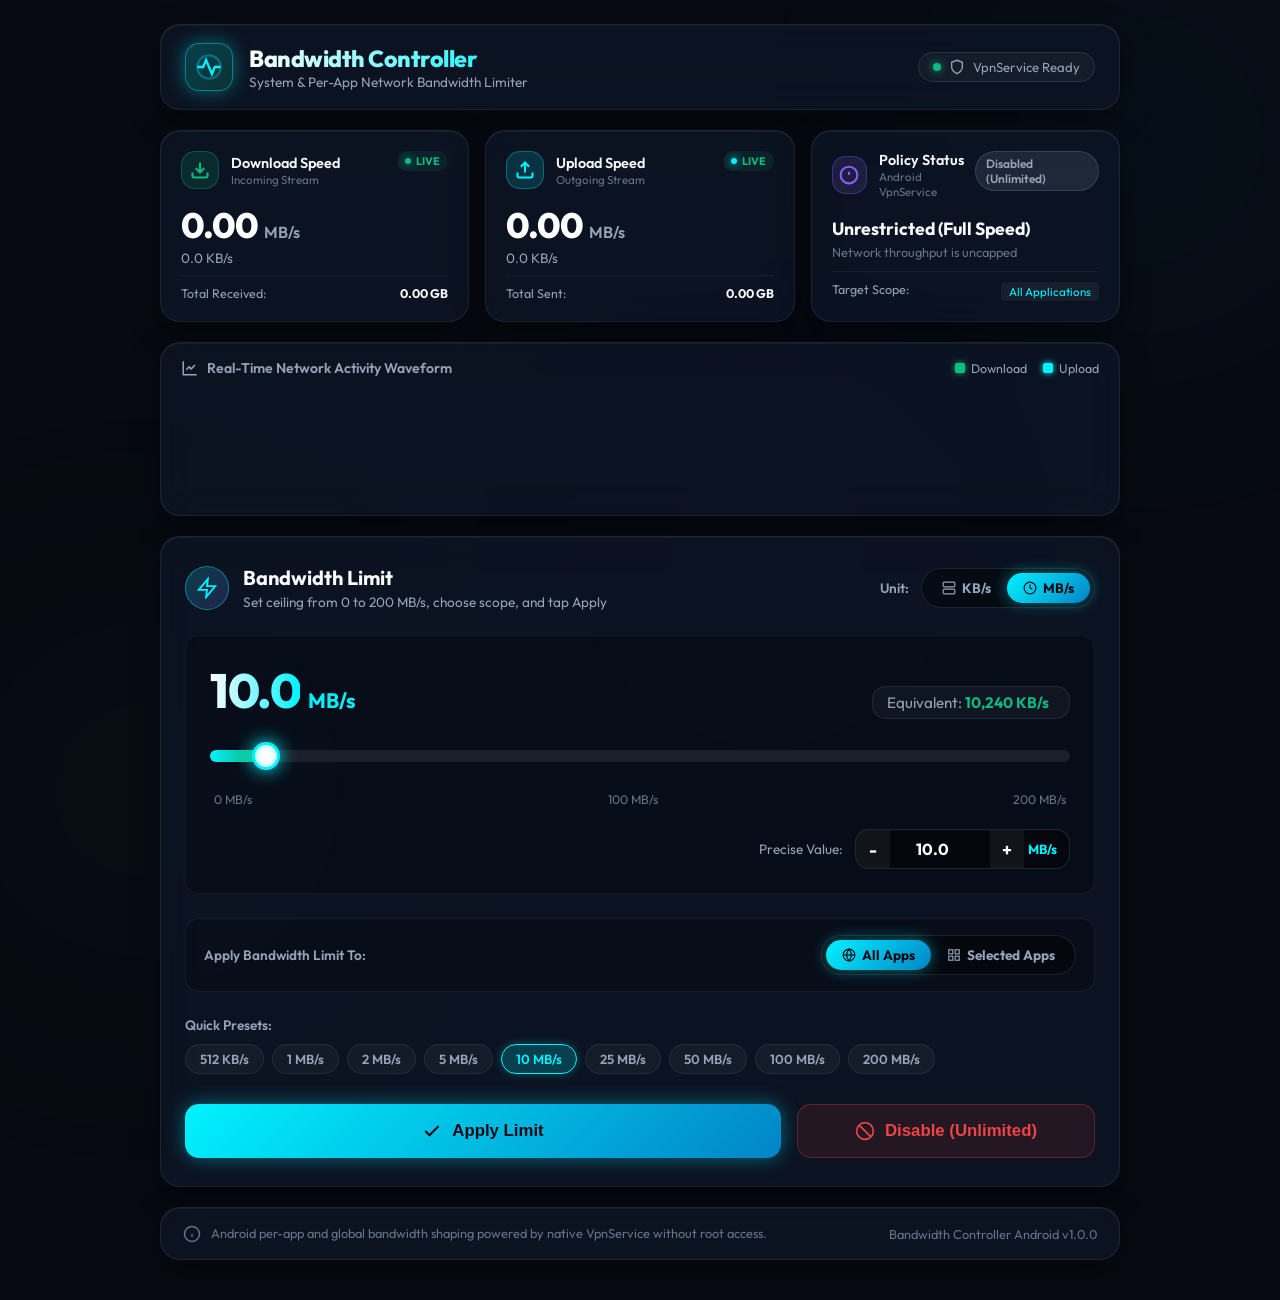
<file: android/app/src/main/assets/index.html>
<!DOCTYPE html>
<html lang="en" dir="ltr">
<head>
    <meta charset="UTF-8">
    <meta name="viewport" content="width=device-width, initial-scale=1.0, maximum-scale=1.0, user-scalable=no">
    <title>Bandwidth Controller | Android Network Limiter</title>
    <link rel="stylesheet" href="style.css">
    <link rel="preconnect" href="https://fonts.googleapis.com">
    <link rel="preconnect" href="https://fonts.gstatic.com" crossorigin>
    <link href="https://fonts.googleapis.com/css2?family=Outfit:wght@300;400;500;600;700;800&family=Space+Grotesk:wght@400;500;600;700&display=swap" rel="stylesheet">
</head>
<body>
    <div class="bg-glow bg-glow-1"></div>
    <div class="bg-glow bg-glow-2"></div>
    <div class="bg-glow bg-glow-3"></div>

    <div class="app-container">
        <!-- Header -->
        <header class="app-header glass-card">
            <div class="header-brand">
                <div class="logo-box">
                    <svg class="network-pulse-icon" viewBox="0 0 24 24" fill="none" stroke="currentColor" stroke-width="2">
                        <circle cx="12" cy="12" r="10" stroke-opacity="0.3"></circle>
                        <path d="M2 12h5l2.5-6 5 12 2.5-6h5"></path>
                    </svg>
                </div>
                <div class="brand-text">
                    <h1 class="brand-title">Bandwidth Controller</h1>
                    <p class="brand-subtitle">System & Per-App Network Bandwidth Limiter</p>
                </div>
            </div>

            <div class="header-actions">
                <div class="badge-status" id="admin-badge">
                    <span class="status-dot dot-green" id="admin-dot"></span>
                    <svg class="badge-icon" viewBox="0 0 24 24" fill="none" stroke="currentColor" stroke-width="2">
                        <path d="M12 22s8-4 8-10V5l-8-3-8 3v7c0 6 8 10 8 10z"></path>
                    </svg>
                    <span id="admin-text">VpnService Ready</span>
                </div>
            </div>
        </header>

        <!-- Live Telemetry Section -->
        <section class="telemetry-grid">
            <div class="metric-card glass-card">
                <div class="metric-header">
                    <div class="metric-title-group">
                        <span class="metric-icon-wrap download-icon-wrap">
                            <svg viewBox="0 0 24 24" fill="none" stroke="currentColor" stroke-width="2.5">
                                <path d="M21 15v4a2 2 0 0 1-2 2H5a2 2 0 0 1-2-2v-4"></path>
                                <polyline points="7 10 12 15 17 10"></polyline>
                                <line x1="12" y1="15" x2="12" y2="3"></line>
                            </svg>
                        </span>
                        <div>
                            <span class="metric-label">Download Speed</span>
                            <span class="metric-sub-label">Incoming Stream</span>
                        </div>
                    </div>
                    <span class="live-pill"><span class="pulse-ring"></span>LIVE</span>
                </div>
                <div class="metric-body">
                    <div class="metric-value-row">
                        <span class="metric-number" id="cur-download-mb">0.00</span>
                        <span class="metric-unit">MB/s</span>
                    </div>
                    <div class="metric-alt-value">
                        <span id="cur-download-kb">0.0</span> KB/s
                    </div>
                </div>
                <div class="metric-footer">
                    <span>Total Received:</span>
                    <strong id="total-download-gb">0.00 GB</strong>
                </div>
            </div>

            <div class="metric-card glass-card">
                <div class="metric-header">
                    <div class="metric-title-group">
                        <span class="metric-icon-wrap upload-icon-wrap">
                            <svg viewBox="0 0 24 24" fill="none" stroke="currentColor" stroke-width="2.5">
                                <path d="M21 15v4a2 2 0 0 1-2 2H5a2 2 0 0 1-2-2v-4"></path>
                                <polyline points="17 8 12 3 7 8"></polyline>
                                <line x1="12" y1="3" x2="12" y2="15"></line>
                            </svg>
                        </span>
                        <div>
                            <span class="metric-label">Upload Speed</span>
                            <span class="metric-sub-label">Outgoing Stream</span>
                        </div>
                    </div>
                    <span class="live-pill"><span class="pulse-ring ring-cyan"></span>LIVE</span>
                </div>
                <div class="metric-body">
                    <div class="metric-value-row">
                        <span class="metric-number" id="cur-upload-mb">0.00</span>
                        <span class="metric-unit">MB/s</span>
                    </div>
                    <div class="metric-alt-value">
                        <span id="cur-upload-kb">0.0</span> KB/s
                    </div>
                </div>
                <div class="metric-footer">
                    <span>Total Sent:</span>
                    <strong id="total-upload-gb">0.00 GB</strong>
                </div>
            </div>

            <div class="metric-card glass-card status-card">
                <div class="metric-header">
                    <div class="metric-title-group">
                        <span class="metric-icon-wrap status-icon-wrap">
                            <svg viewBox="0 0 24 24" fill="none" stroke="currentColor" stroke-width="2.5">
                                <circle cx="12" cy="12" r="10"></circle>
                                <line x1="12" y1="8" x2="12" y2="12"></line>
                                <line x1="12" y1="16" x2="12.01" y2="16"></line>
                            </svg>
                        </span>
                        <div>
                            <span class="metric-label">Policy Status</span>
                            <span class="metric-sub-label">Android VpnService</span>
                        </div>
                    </div>
                    <div id="status-badge" class="state-badge state-disabled">Disabled (Unlimited)</div>
                </div>
                <div class="metric-body status-body">
                    <div class="status-display-box" id="active-policy-info">
                        <span class="status-highlight" id="active-limit-text">Unrestricted (Full Speed)</span>
                        <span class="status-sub" id="active-limit-detail">Network throughput is uncapped</span>
                    </div>
                </div>
                <div class="metric-footer">
                    <span>Target Scope:</span>
                    <span id="active-scope-tag" class="tag-iface">All Applications</span>
                </div>
            </div>
        </section>

        <!-- Live Waveform Graph -->
        <div class="chart-container glass-card">
            <div class="chart-header">
                <div class="chart-title">
                    <svg viewBox="0 0 24 24" width="18" height="18" fill="none" stroke="currentColor" stroke-width="2">
                        <path d="M3 3v18h18"></path>
                        <path d="M18.7 8l-5.1 5.2-2.8-2.7L7 14.3"></path>
                    </svg>
                    <span>Real-Time Network Activity Waveform</span>
                </div>
                <div class="chart-legend">
                    <span class="legend-item"><span class="legend-color dl-color"></span> Download</span>
                    <span class="legend-item"><span class="legend-color ul-color"></span> Upload</span>
                </div>
            </div>
            <canvas id="traffic-canvas" width="900" height="130"></canvas>
        </div>

        <!-- Main Bandwidth Control Card -->
        <main class="control-panel glass-card">
            <div class="control-panel-header">
                <div class="panel-title-wrap">
                    <div class="control-icon-circle">
                        <svg viewBox="0 0 24 24" fill="none" stroke="currentColor" stroke-width="2">
                            <polygon points="13 2 3 14 12 14 11 22 21 10 12 10 13 2"></polygon>
                        </svg>
                    </div>
                    <div>
                        <h2 class="panel-title">Bandwidth Limit</h2>
                        <p class="panel-desc">Set ceiling from 0 to 200 MB/s, choose scope, and tap Apply</p>
                    </div>
                </div>

                <!-- Unit Selector Toggle (KB/s vs MB/s) -->
                <div class="unit-selector-wrapper">
                    <span class="unit-selector-label">Unit:</span>
                    <div class="unit-toggle-pill">
                        <button class="unit-btn" id="btn-unit-kb" data-unit="KB" title="Control in Kilobytes per second">
                            <svg class="unit-icon" viewBox="0 0 24 24" fill="none" stroke="currentColor" stroke-width="2">
                                <rect x="2" y="2" width="20" height="8" rx="2" ry="2"></rect>
                                <rect x="2" y="14" width="20" height="8" rx="2" ry="2"></rect>
                            </svg>
                            <span>KB/s</span>
                        </button>
                        <button class="unit-btn active" id="btn-unit-mb" data-unit="MB" title="Control in Megabytes per second">
                            <svg class="unit-icon" viewBox="0 0 24 24" fill="none" stroke="currentColor" stroke-width="2">
                                <circle cx="12" cy="12" r="10"></circle>
                                <polyline points="12 6 12 12 16 14"></polyline>
                            </svg>
                            <span>MB/s</span>
                        </button>
                    </div>
                </div>
            </div>

            <!-- Slider & Direct Input Section -->
            <div class="slider-interactive-zone">
                <div class="value-readout-row">
                    <div class="readout-large">
                        <span class="readout-number" id="display-val">10.0</span>
                        <span class="readout-unit" id="display-unit">MB/s</span>
                    </div>
                    <div class="readout-secondary">
                        <span>Equivalent:</span>
                        <strong id="display-alt-val">10,240 KB/s</strong>
                    </div>
                </div>

                <div class="range-wrapper">
                    <input type="range" class="tech-slider" id="bandwidth-slider" min="0" max="200" step="0.5" value="10">
                </div>

                <div class="slider-scale-ticks">
                    <span id="scale-min">0 MB/s</span>
                    <span id="scale-mid">100 MB/s</span>
                    <span id="scale-max">200 MB/s</span>
                </div>

                <div class="direct-input-bar">
                    <span class="direct-input-label">Precise Value:</span>
                    <div class="input-stepper-group">
                        <button class="step-btn" id="btn-step-down" title="Decrease">-</button>
                        <input type="number" class="tech-input" id="exact-number-input" value="10" min="0" max="200" step="0.5">
                        <button class="step-btn" id="btn-step-up" title="Increase">+</button>
                        <span class="input-addon-unit" id="input-addon-unit">MB/s</span>
                    </div>
                </div>
            </div>

            <!-- Target Scope Selector: All Apps vs Specific Apps -->
            <div class="scope-section">
                <div class="scope-header">
                    <span class="presets-label">Apply Bandwidth Limit To:</span>
                    <div class="unit-toggle-pill">
                        <button class="unit-btn active" id="btn-scope-all" data-scope="all">
                            <svg class="unit-icon" viewBox="0 0 24 24" fill="none" stroke="currentColor" stroke-width="2">
                                <circle cx="12" cy="12" r="10"></circle>
                                <line x1="2" y1="12" x2="22" y2="12"></line>
                                <path d="M12 2a15.3 15.3 0 0 1 4 10 15.3 15.3 0 0 1-4 10 15.3 15.3 0 0 1-4-10 15.3 15.3 0 0 1 4-10z"></path>
                            </svg>
                            <span>All Apps</span>
                        </button>
                        <button class="unit-btn" id="btn-scope-selected" data-scope="selected">
                            <svg class="unit-icon" viewBox="0 0 24 24" fill="none" stroke="currentColor" stroke-width="2">
                                <rect x="3" y="3" width="7" height="7"></rect>
                                <rect x="14" y="3" width="7" height="7"></rect>
                                <rect x="14" y="14" width="7" height="7"></rect>
                                <rect x="3" y="14" width="7" height="7"></rect>
                            </svg>
                            <span>Selected Apps</span>
                        </button>
                    </div>
                </div>

                <!-- Per-App Picker Drawer -->
                <div class="app-picker-box" id="app-picker-box" style="display: none;">
                    <div class="app-picker-toolbar">
                        <input type="text" class="app-search-input" id="app-search-input" placeholder="Search installed apps (e.g. YouTube, Chrome)...">
                        <span class="selected-count-badge" id="selected-count-badge">0 selected</span>
                    </div>
                    <div class="app-list" id="app-list">
                        <div class="app-list-empty">Loading installed apps...</div>
                    </div>
                </div>
            </div>

            <!-- Quick Presets -->
            <div class="presets-section">
                <span class="presets-label">Quick Presets:</span>
                <div class="presets-grid">
                    <button class="preset-chip" data-kb="512">512 KB/s</button>
                    <button class="preset-chip" data-kb="1024">1 MB/s</button>
                    <button class="preset-chip" data-kb="2048">2 MB/s</button>
                    <button class="preset-chip" data-kb="5120">5 MB/s</button>
                    <button class="preset-chip active-preset" data-kb="10240">10 MB/s</button>
                    <button class="preset-chip" data-kb="25600">25 MB/s</button>
                    <button class="preset-chip" data-kb="51200">50 MB/s</button>
                    <button class="preset-chip" data-kb="102400">100 MB/s</button>
                    <button class="preset-chip" data-kb="204800">200 MB/s</button>
                </div>
            </div>

            <!-- Action Buttons -->
            <div class="actions-row">
                <button class="btn btn-apply" id="btn-apply">
                    <svg class="btn-icon" viewBox="0 0 24 24" fill="none" stroke="currentColor" stroke-width="2.5">
                        <polyline points="20 6 9 17 4 12"></polyline>
                    </svg>
                    <span>Apply Limit</span>
                </button>

                <button class="btn btn-disable" id="btn-disable">
                    <svg class="btn-icon" viewBox="0 0 24 24" fill="none" stroke="currentColor" stroke-width="2">
                        <circle cx="12" cy="12" r="10"></circle>
                        <line x1="4.93" y1="4.93" x2="19.07" y2="19.07"></line>
                    </svg>
                    <span>Disable (Unlimited)</span>
                </button>
            </div>
        </main>

        <footer class="app-footer glass-card">
            <div class="footer-info">
                <svg viewBox="0 0 24 24" width="18" height="18" fill="none" stroke="currentColor" stroke-width="2">
                    <circle cx="12" cy="12" r="10"></circle>
                    <line x1="12" y1="16" x2="12" y2="12"></line>
                    <line x1="12" y1="8" x2="12.01" y2="8"></line>
                </svg>
                <span>
                    Android per-app and global bandwidth shaping powered by native VpnService without root access.
                </span>
            </div>
            <div class="footer-links">
                <span>Bandwidth Controller Android v1.0.0</span>
            </div>
        </footer>
    </div>

    <div class="toast-container" id="toast-container"></div>
    <script src="app.js"></script>
</body>
</html>
</file>
<file: android/app/src/main/assets/style.css>
/* Bandwidth Controller - Modern Cyber & Glassmorphic Styles */

:root {
    --bg-dark: #070a12;
    --card-bg: rgba(15, 23, 42, 0.65);
    --card-border: rgba(255, 255, 255, 0.08);
    --card-hover-border: rgba(0, 242, 254, 0.35);

    --primary-cyan: #00f2fe;
    --primary-emerald: #10b981;
    --primary-blue: #0284c7;
    --primary-violet: #8b5cf6;
    --danger-red: #ef4444;
    --warning-yellow: #f59e0b;

    --text-main: #f8fafc;
    --text-muted: #94a3b8;
    --text-sub: #64748b;

    --glow-cyan: 0 0 20px rgba(0, 242, 254, 0.4);
    --glow-emerald: 0 0 20px rgba(16, 185, 129, 0.4);
    --glow-red: 0 0 20px rgba(239, 68, 68, 0.3);

    --radius-sm: 8px;
    --radius-md: 14px;
    --radius-lg: 20px;
    --radius-full: 9999px;

    --font-main: 'Outfit', 'Space Grotesk', -apple-system, BlinkMacSystemFont, 'Segoe UI', Roboto, sans-serif;
    --font-en: 'Outfit', sans-serif;
}

* {
    box-sizing: border-box;
    margin: 0;
    padding: 0;
    -webkit-font-smoothing: antialiased;
}

body {
    background-color: var(--bg-dark);
    color: var(--text-main);
    font-family: var(--font-main);
    min-height: 100vh;
    overflow-x: hidden;
    position: relative;
    display: flex;
    justify-content: center;
    padding: 24px 16px 40px;
}

/* Ambient Background Glow */
.bg-glow {
    position: fixed;
    border-radius: 50%;
    filter: blur(140px);
    pointer-events: none;
    z-index: 0;
    opacity: 0.4;
}

.bg-glow-1 {
    width: 480px;
    height: 480px;
    background: radial-gradient(circle, rgba(0, 242, 254, 0.25) 0%, transparent 70%);
    top: -100px;
    right: -100px;
}

.bg-glow-2 {
    width: 520px;
    height: 520px;
    background: radial-gradient(circle, rgba(16, 185, 129, 0.2) 0%, transparent 70%);
    bottom: -150px;
    left: -120px;
}

.bg-glow-3 {
    width: 380px;
    height: 380px;
    background: radial-gradient(circle, rgba(139, 92, 246, 0.18) 0%, transparent 70%);
    top: 40%;
    left: 45%;
}

/* Container */
.app-container {
    width: 100%;
    max-width: 960px;
    position: relative;
    z-index: 1;
    display: flex;
    flex-direction: column;
    gap: 20px;
}

/* Glassmorphism Card Base */
.glass-card {
    background: var(--card-bg);
    border: 1px solid var(--card-border);
    border-radius: var(--radius-lg);
    backdrop-filter: blur(20px);
    -webkit-backdrop-filter: blur(20px);
    box-shadow: 0 10px 30px rgba(0, 0, 0, 0.4), inset 0 1px 0 rgba(255, 255, 255, 0.05);
    transition: all 0.3s cubic-bezier(0.16, 1, 0.3, 1);
}

.glass-card:hover {
    border-color: var(--card-hover-border);
}

/* Header */
.app-header {
    display: flex;
    justify-content: space-between;
    align-items: center;
    padding: 18px 24px;
}

.header-brand {
    display: flex;
    align-items: center;
    gap: 16px;
}

.logo-box {
    width: 48px;
    height: 48px;
    border-radius: var(--radius-md);
    background: linear-gradient(135deg, rgba(0, 242, 254, 0.2), rgba(16, 185, 129, 0.2));
    border: 1px solid rgba(0, 242, 254, 0.4);
    display: flex;
    align-items: center;
    justify-content: center;
    color: var(--primary-cyan);
    box-shadow: var(--glow-cyan);
}

.network-pulse-icon {
    width: 28px;
    height: 28px;
    animation: pulseIcon 2.5s infinite ease-in-out;
}

@keyframes pulseIcon {
    0%, 100% { transform: scale(1); opacity: 0.9; }
    50% { transform: scale(1.08); opacity: 1; }
}

.brand-title {
    font-size: 1.45rem;
    font-weight: 800;
    font-family: var(--font-en);
    background: linear-gradient(90deg, #ffffff, var(--primary-cyan));
    -webkit-background-clip: text;
    -webkit-text-fill-color: transparent;
    letter-spacing: -0.5px;
}

.brand-subtitle {
    font-size: 0.85rem;
    color: var(--text-muted);
    font-weight: 400;
}

.header-actions {
    display: flex;
    align-items: center;
    gap: 12px;
}

.badge-status {
    display: flex;
    align-items: center;
    gap: 8px;
    padding: 6px 14px;
    border-radius: var(--radius-full);
    background: rgba(255, 255, 255, 0.04);
    border: 1px solid rgba(255, 255, 255, 0.1);
    font-size: 0.82rem;
    color: var(--text-muted);
}

.badge-icon {
    width: 16px;
    height: 16px;
}

.status-dot {
    width: 8px;
    height: 8px;
    border-radius: 50%;
}

.dot-green {
    background: var(--primary-emerald);
    box-shadow: 0 0 10px var(--primary-emerald);
}

.dot-yellow {
    background: var(--warning-yellow);
    box-shadow: 0 0 10px var(--warning-yellow);
}

.glass-btn {
    background: rgba(255, 255, 255, 0.05);
    border: 1px solid rgba(255, 255, 255, 0.12);
    border-radius: var(--radius-md);
    color: var(--text-main);
    padding: 8px 14px;
    cursor: pointer;
    font-family: var(--font-en);
    font-weight: 600;
    font-size: 0.85rem;
    transition: all 0.2s;
}

.glass-btn:hover {
    background: rgba(255, 255, 255, 0.1);
    border-color: var(--primary-cyan);
    color: var(--primary-cyan);
}

/* Telemetry Grid */
.telemetry-grid {
    display: grid;
    grid-template-columns: repeat(3, 1fr);
    gap: 16px;
}

@media (max-width: 768px) {
    .telemetry-grid {
        grid-template-columns: 1fr;
    }
}

.metric-card {
    padding: 20px;
    display: flex;
    flex-direction: column;
    justify-content: space-between;
    min-height: 150px;
    position: relative;
    overflow: hidden;
}

.metric-header {
    display: flex;
    justify-content: space-between;
    align-items: flex-start;
}

.metric-title-group {
    display: flex;
    align-items: center;
    gap: 12px;
}

.metric-icon-wrap {
    width: 38px;
    height: 38px;
    border-radius: var(--radius-md);
    display: flex;
    align-items: center;
    justify-content: center;
}

.metric-icon-wrap svg {
    width: 20px;
    height: 20px;
}

.download-icon-wrap {
    background: rgba(16, 185, 129, 0.15);
    color: var(--primary-emerald);
    border: 1px solid rgba(16, 185, 129, 0.3);
}

.upload-icon-wrap {
    background: rgba(0, 242, 254, 0.15);
    color: var(--primary-cyan);
    border: 1px solid rgba(0, 242, 254, 0.3);
}

.status-icon-wrap {
    background: rgba(139, 92, 246, 0.15);
    color: var(--primary-violet);
    border: 1px solid rgba(139, 92, 246, 0.3);
}

.metric-label {
    display: block;
    font-size: 0.9rem;
    font-weight: 600;
    color: var(--text-main);
}

.metric-sub-label {
    display: block;
    font-size: 0.72rem;
    color: var(--text-sub);
    font-family: var(--font-en);
}

.live-pill {
    display: flex;
    align-items: center;
    gap: 5px;
    font-family: var(--font-en);
    font-size: 0.68rem;
    font-weight: 700;
    color: var(--primary-emerald);
    background: rgba(16, 185, 129, 0.1);
    padding: 3px 8px;
    border-radius: var(--radius-full);
}

.pulse-ring {
    width: 6px;
    height: 6px;
    border-radius: 50%;
    background: var(--primary-emerald);
    box-shadow: 0 0 8px var(--primary-emerald);
    animation: pulseRing 1.5s infinite;
}

.ring-cyan {
    background: var(--primary-cyan);
    box-shadow: 0 0 8px var(--primary-cyan);
}

@keyframes pulseRing {
    0%, 100% { opacity: 0.4; transform: scale(0.9); }
    50% { opacity: 1; transform: scale(1.3); }
}

.metric-body {
    margin: 14px 0 8px;
}

.metric-value-row {
    display: flex;
    align-items: baseline;
    gap: 6px;
}

.metric-number {
    font-family: var(--font-en);
    font-size: 2.2rem;
    font-weight: 800;
    color: #fff;
    letter-spacing: -1px;
}

.metric-unit {
    font-family: var(--font-en);
    font-size: 1rem;
    font-weight: 600;
    color: var(--text-muted);
}

.metric-alt-value {
    font-family: var(--font-en);
    font-size: 0.85rem;
    color: var(--text-muted);
    margin-top: 2px;
}

.metric-footer {
    border-top: 1px solid rgba(255, 255, 255, 0.06);
    padding-top: 10px;
    display: flex;
    justify-content: space-between;
    font-size: 0.78rem;
    color: var(--text-muted);
}

.metric-footer strong {
    font-family: var(--font-en);
    color: var(--text-main);
}

/* Status Card specific */
.state-badge {
    padding: 4px 10px;
    border-radius: var(--radius-full);
    font-size: 0.75rem;
    font-weight: 600;
}

.state-disabled {
    background: rgba(148, 163, 184, 0.15);
    color: var(--text-muted);
    border: 1px solid rgba(148, 163, 184, 0.2);
}

.state-active {
    background: rgba(16, 185, 129, 0.15);
    color: var(--primary-emerald);
    border: 1px solid rgba(16, 185, 129, 0.4);
    box-shadow: 0 0 15px rgba(16, 185, 129, 0.25);
}

.status-highlight {
    font-size: 1.1rem;
    font-weight: 700;
    color: var(--text-main);
    display: block;
}

.status-sub {
    font-size: 0.8rem;
    color: var(--text-sub);
    display: block;
    margin-top: 4px;
}

.tag-iface {
    font-family: var(--font-en);
    background: rgba(255, 255, 255, 0.05);
    padding: 2px 8px;
    border-radius: 4px;
    font-size: 0.72rem;
    color: var(--primary-cyan);
}

/* Waveform Chart */
.chart-container {
    padding: 16px 20px;
}

.chart-header {
    display: flex;
    justify-content: space-between;
    align-items: center;
    margin-bottom: 12px;
}

.chart-title {
    display: flex;
    align-items: center;
    gap: 8px;
    font-size: 0.88rem;
    font-weight: 600;
    color: var(--text-muted);
}

.chart-legend {
    display: flex;
    gap: 16px;
    font-size: 0.78rem;
    font-family: var(--font-en);
}

.legend-item {
    display: flex;
    align-items: center;
    gap: 6px;
    color: var(--text-muted);
}

.legend-color {
    width: 10px;
    height: 10px;
    border-radius: 2px;
}

.dl-color {
    background: var(--primary-emerald);
    box-shadow: 0 0 6px var(--primary-emerald);
}

.ul-color {
    background: var(--primary-cyan);
    box-shadow: 0 0 6px var(--primary-cyan);
}

#traffic-canvas {
    width: 100%;
    height: 110px;
    display: block;
}

/* Control Panel */
.control-panel {
    padding: 28px 24px;
    display: flex;
    flex-direction: column;
    gap: 24px;
}

.control-panel-header {
    display: flex;
    justify-content: space-between;
    align-items: center;
    flex-wrap: wrap;
    gap: 16px;
}

.panel-title-wrap {
    display: flex;
    align-items: center;
    gap: 14px;
}

.control-icon-circle {
    width: 44px;
    height: 44px;
    border-radius: 50%;
    background: linear-gradient(135deg, rgba(0, 242, 254, 0.2), rgba(139, 92, 246, 0.2));
    border: 1px solid rgba(0, 242, 254, 0.4);
    display: flex;
    align-items: center;
    justify-content: center;
    color: var(--primary-cyan);
}

.control-icon-circle svg {
    width: 22px;
    height: 22px;
}

.panel-title {
    font-size: 1.25rem;
    font-weight: 700;
    color: var(--text-main);
}

.panel-desc {
    font-size: 0.85rem;
    color: var(--text-muted);
    margin-top: 3px;
}

/* Unit Selector Toggle */
.unit-selector-wrapper {
    display: flex;
    align-items: center;
    gap: 12px;
}

.unit-selector-label {
    font-size: 0.85rem;
    font-weight: 600;
    color: var(--text-muted);
}

.unit-toggle-pill {
    display: flex;
    background: rgba(0, 0, 0, 0.4);
    border: 1px solid rgba(255, 255, 255, 0.1);
    padding: 4px;
    border-radius: var(--radius-full);
    position: relative;
}

.unit-btn {
    display: flex;
    align-items: center;
    gap: 6px;
    padding: 6px 16px;
    background: transparent;
    border: none;
    color: var(--text-muted);
    font-family: var(--font-en);
    font-weight: 700;
    font-size: 0.85rem;
    border-radius: var(--radius-full);
    cursor: pointer;
    transition: all 0.25s cubic-bezier(0.16, 1, 0.3, 1);
}

.unit-icon {
    width: 14px;
    height: 14px;
}

.unit-btn.active {
    background: linear-gradient(135deg, var(--primary-cyan), var(--primary-blue));
    color: #070b13;
    box-shadow: 0 0 16px rgba(0, 242, 254, 0.45);
}

/* Interactive Slider Zone */
.slider-interactive-zone {
    background: rgba(0, 0, 0, 0.25);
    border: 1px solid rgba(255, 255, 255, 0.05);
    border-radius: var(--radius-md);
    padding: 24px;
    display: flex;
    flex-direction: column;
    gap: 18px;
}

.value-readout-row {
    display: flex;
    justify-content: space-between;
    align-items: baseline;
    flex-wrap: wrap;
    gap: 12px;
}

.readout-large {
    display: flex;
    align-items: baseline;
    gap: 8px;
}

.readout-number {
    font-family: var(--font-en);
    font-size: 3rem;
    font-weight: 800;
    background: linear-gradient(90deg, #ffffff, var(--primary-cyan));
    -webkit-background-clip: text;
    -webkit-text-fill-color: transparent;
    letter-spacing: -1.5px;
}

.readout-unit {
    font-family: var(--font-en);
    font-size: 1.3rem;
    font-weight: 700;
    color: var(--primary-cyan);
}

.readout-secondary {
    font-size: 0.95rem;
    color: var(--text-muted);
    background: rgba(255, 255, 255, 0.04);
    padding: 6px 14px;
    border-radius: var(--radius-md);
    border: 1px solid rgba(255, 255, 255, 0.08);
}

.readout-secondary strong {
    font-family: var(--font-en);
    color: var(--primary-emerald);
    margin-right: 6px;
}

/* Tech Range Slider */
.range-wrapper {
    position: relative;
    width: 100%;
    height: 36px;
    display: flex;
    align-items: center;
}

.tech-slider {
    -webkit-appearance: none;
    appearance: none;
    width: 100%;
    height: 12px;
    background: rgba(255, 255, 255, 0.08);
    border-radius: var(--radius-full);
    outline: none;
    position: relative;
    z-index: 2;
    cursor: pointer;
}

.tech-slider::-webkit-slider-thumb {
    -webkit-appearance: none;
    appearance: none;
    width: 28px;
    height: 28px;
    border-radius: 50%;
    background: #ffffff;
    border: 3px solid var(--primary-cyan);
    box-shadow: 0 0 18px var(--primary-cyan), inset 0 0 6px rgba(0, 242, 254, 0.5);
    cursor: grab;
    transition: transform 0.15s, box-shadow 0.15s;
}

.tech-slider::-webkit-slider-thumb:hover {
    transform: scale(1.15);
    box-shadow: 0 0 25px var(--primary-cyan);
}

.tech-slider::-webkit-slider-thumb:active {
    cursor: grabbing;
    transform: scale(1.25);
}

.tech-slider::-moz-range-thumb {
    width: 28px;
    height: 28px;
    border-radius: 50%;
    background: #ffffff;
    border: 3px solid var(--primary-cyan);
    box-shadow: 0 0 18px var(--primary-cyan);
    cursor: grab;
}

.slider-scale-ticks {
    display: flex;
    justify-content: space-between;
    font-family: var(--font-en);
    font-size: 0.78rem;
    color: var(--text-sub);
    padding: 0 4px;
}

/* Direct Input Bar */
.direct-input-bar {
    display: flex;
    align-items: center;
    justify-content: flex-end;
    gap: 12px;
    margin-top: 4px;
}

.direct-input-label {
    font-size: 0.85rem;
    color: var(--text-muted);
}

.input-stepper-group {
    display: flex;
    align-items: center;
    background: rgba(0, 0, 0, 0.4);
    border: 1px solid rgba(255, 255, 255, 0.12);
    border-radius: var(--radius-md);
    overflow: hidden;
}

.step-btn {
    background: rgba(255, 255, 255, 0.05);
    border: none;
    color: var(--text-main);
    width: 34px;
    height: 38px;
    font-family: var(--font-en);
    font-size: 1.1rem;
    font-weight: 700;
    cursor: pointer;
    transition: background 0.15s;
}

.step-btn:hover {
    background: rgba(0, 242, 254, 0.2);
    color: var(--primary-cyan);
}

.tech-input {
    background: transparent;
    border: none;
    color: #fff;
    font-family: var(--font-en);
    font-size: 1rem;
    font-weight: 700;
    width: 100px;
    text-align: center;
    outline: none;
}

.input-addon-unit {
    font-family: var(--font-en);
    font-size: 0.82rem;
    font-weight: 700;
    color: var(--primary-cyan);
    padding: 0 12px 0 4px;
}

/* Presets */
.presets-section {
    display: flex;
    flex-direction: column;
    gap: 10px;
}

.presets-label {
    font-size: 0.85rem;
    color: var(--text-muted);
    font-weight: 600;
}

.presets-grid {
    display: flex;
    flex-wrap: wrap;
    gap: 8px;
}

.preset-chip {
    background: rgba(255, 255, 255, 0.04);
    border: 1px solid rgba(255, 255, 255, 0.08);
    color: var(--text-muted);
    padding: 6px 14px;
    border-radius: var(--radius-full);
    font-family: var(--font-en);
    font-size: 0.82rem;
    font-weight: 600;
    cursor: pointer;
    transition: all 0.2s;
}

.preset-chip:hover {
    background: rgba(0, 242, 254, 0.12);
    border-color: rgba(0, 242, 254, 0.35);
    color: var(--primary-cyan);
    transform: translateY(-2px);
}

.preset-chip.active-preset {
    background: rgba(0, 242, 254, 0.2);
    border-color: var(--primary-cyan);
    color: var(--primary-cyan);
    box-shadow: 0 0 10px rgba(0, 242, 254, 0.3);
}

/* Action Buttons */
.actions-row {
    display: grid;
    grid-template-columns: 2fr 1fr;
    gap: 16px;
    margin-top: 6px;
}

@media (max-width: 600px) {
    .actions-row {
        grid-template-columns: 1fr;
    }
}

.btn {
    display: flex;
    align-items: center;
    justify-content: center;
    gap: 10px;
    padding: 16px 24px;
    border-radius: var(--radius-md);
    border: none;
    font-size: 1.05rem;
    font-weight: 700;
    cursor: pointer;
    transition: all 0.25s cubic-bezier(0.16, 1, 0.3, 1);
    position: relative;
    overflow: hidden;
}

.btn-icon {
    width: 20px;
    height: 20px;
}

.btn-apply {
    background: linear-gradient(135deg, #00f2fe 0%, #0284c7 100%);
    color: #070b13;
    box-shadow: var(--glow-cyan);
}

.btn-apply:hover {
    transform: translateY(-2px);
    box-shadow: 0 0 30px rgba(0, 242, 254, 0.6);
}

.btn-apply:active {
    transform: translateY(0);
}

.btn-disable {
    background: rgba(239, 68, 68, 0.1);
    border: 1px solid rgba(239, 68, 68, 0.3);
    color: var(--danger-red);
}

.btn-disable:hover {
    background: rgba(239, 68, 68, 0.2);
    border-color: var(--danger-red);
    box-shadow: var(--glow-red);
    transform: translateY(-2px);
}

/* Footer */
.app-footer {
    padding: 16px 22px;
    display: flex;
    justify-content: space-between;
    align-items: center;
    flex-wrap: wrap;
    gap: 12px;
    font-size: 0.8rem;
    color: var(--text-sub);
}

.footer-info {
    display: flex;
    align-items: center;
    gap: 10px;
    max-width: 650px;
    line-height: 1.5;
}

.footer-links {
    display: flex;
    align-items: center;
    gap: 8px;
    font-family: var(--font-en);
}

.github-link {
    color: var(--primary-cyan);
    text-decoration: none;
    font-weight: 600;
}

.github-link:hover {
    text-decoration: underline;
}

/* Toast Notifications */
.toast-container {
    position: fixed;
    bottom: 24px;
    right: 24px;
    z-index: 100;
    display: flex;
    flex-direction: column;
    gap: 10px;
}

.toast {
    background: rgba(15, 23, 42, 0.95);
    border: 1px solid rgba(255, 255, 255, 0.15);
    backdrop-filter: blur(25px);
    padding: 14px 20px;
    border-radius: var(--radius-md);
    box-shadow: 0 10px 30px rgba(0, 0, 0, 0.6);
    color: #fff;
    font-size: 0.9rem;
    display: flex;
    align-items: center;
    gap: 10px;
    animation: toastSlide 0.3s ease-out forwards;
    min-width: 280px;
}

.toast-success {
    border-color: var(--primary-emerald);
    box-shadow: 0 0 20px rgba(16, 185, 129, 0.3);
}

.toast-error {
    border-color: var(--danger-red);
    box-shadow: 0 0 20px rgba(239, 68, 68, 0.3);
}

@keyframes toastSlide {
    from { transform: translateY(20px); opacity: 0; }
    to { transform: translateY(0); opacity: 1; }
}


/* Per-App Scope Selector Styles */
.scope-section {
    display: flex;
    flex-direction: column;
    gap: 12px;
    background: rgba(0, 0, 0, 0.22);
    border: 1px solid rgba(255, 255, 255, 0.06);
    border-radius: var(--radius-md);
    padding: 16px 18px;
}

.scope-header {
    display: flex;
    justify-content: space-between;
    align-items: center;
    flex-wrap: wrap;
    gap: 12px;
}

.app-picker-box {
    display: flex;
    flex-direction: column;
    gap: 10px;
    margin-top: 6px;
}

.app-picker-toolbar {
    display: flex;
    align-items: center;
    gap: 10px;
}

.app-search-input {
    flex: 1;
    background: rgba(0, 0, 0, 0.45);
    border: 1px solid rgba(255, 255, 255, 0.12);
    border-radius: var(--radius-sm);
    padding: 10px 14px;
    color: var(--text-main);
    font-family: var(--font-main);
    font-size: 0.9rem;
    outline: none;
}

.app-search-input:focus {
    border-color: var(--primary-cyan);
}

.selected-count-badge {
    background: rgba(0, 242, 254, 0.15);
    color: var(--primary-cyan);
    border: 1px solid rgba(0, 242, 254, 0.35);
    border-radius: var(--radius-full);
    padding: 6px 12px;
    font-size: 0.78rem;
    font-weight: 700;
    white-space: nowrap;
}

.app-list {
    max-height: 240px;
    overflow-y: auto;
    display: flex;
    flex-direction: column;
    gap: 6px;
    padding-right: 4px;
}

.app-item {
    display: flex;
    align-items: center;
    justify-content: space-between;
    padding: 10px 12px;
    background: rgba(255, 255, 255, 0.03);
    border: 1px solid rgba(255, 255, 255, 0.06);
    border-radius: var(--radius-sm);
    cursor: pointer;
    transition: all 0.15s;
}

.app-item:hover {
    background: rgba(0, 242, 254, 0.08);
    border-color: rgba(0, 242, 254, 0.25);
}

.app-item.selected {
    background: rgba(0, 242, 254, 0.14);
    border-color: var(--primary-cyan);
}

.app-item-info {
    display: flex;
    flex-direction: column;
    gap: 2px;
    overflow: hidden;
}

.app-item-name {
    font-size: 0.9rem;
    font-weight: 600;
    color: var(--text-main);
    white-space: nowrap;
    overflow: hidden;
    text-overflow: ellipsis;
}

.app-item-pkg {
    font-size: 0.72rem;
    color: var(--text-sub);
    font-family: var(--font-en);
    white-space: nowrap;
    overflow: hidden;
    text-overflow: ellipsis;
}

.app-checkbox {
    width: 18px;
    height: 18px;
    accent-color: var(--primary-cyan);
    cursor: pointer;
    flex-shrink: 0;
}

.app-list-empty {
    text-align: center;
    padding: 20px;
    color: var(--text-muted);
    font-size: 0.85rem;
}
</file>
